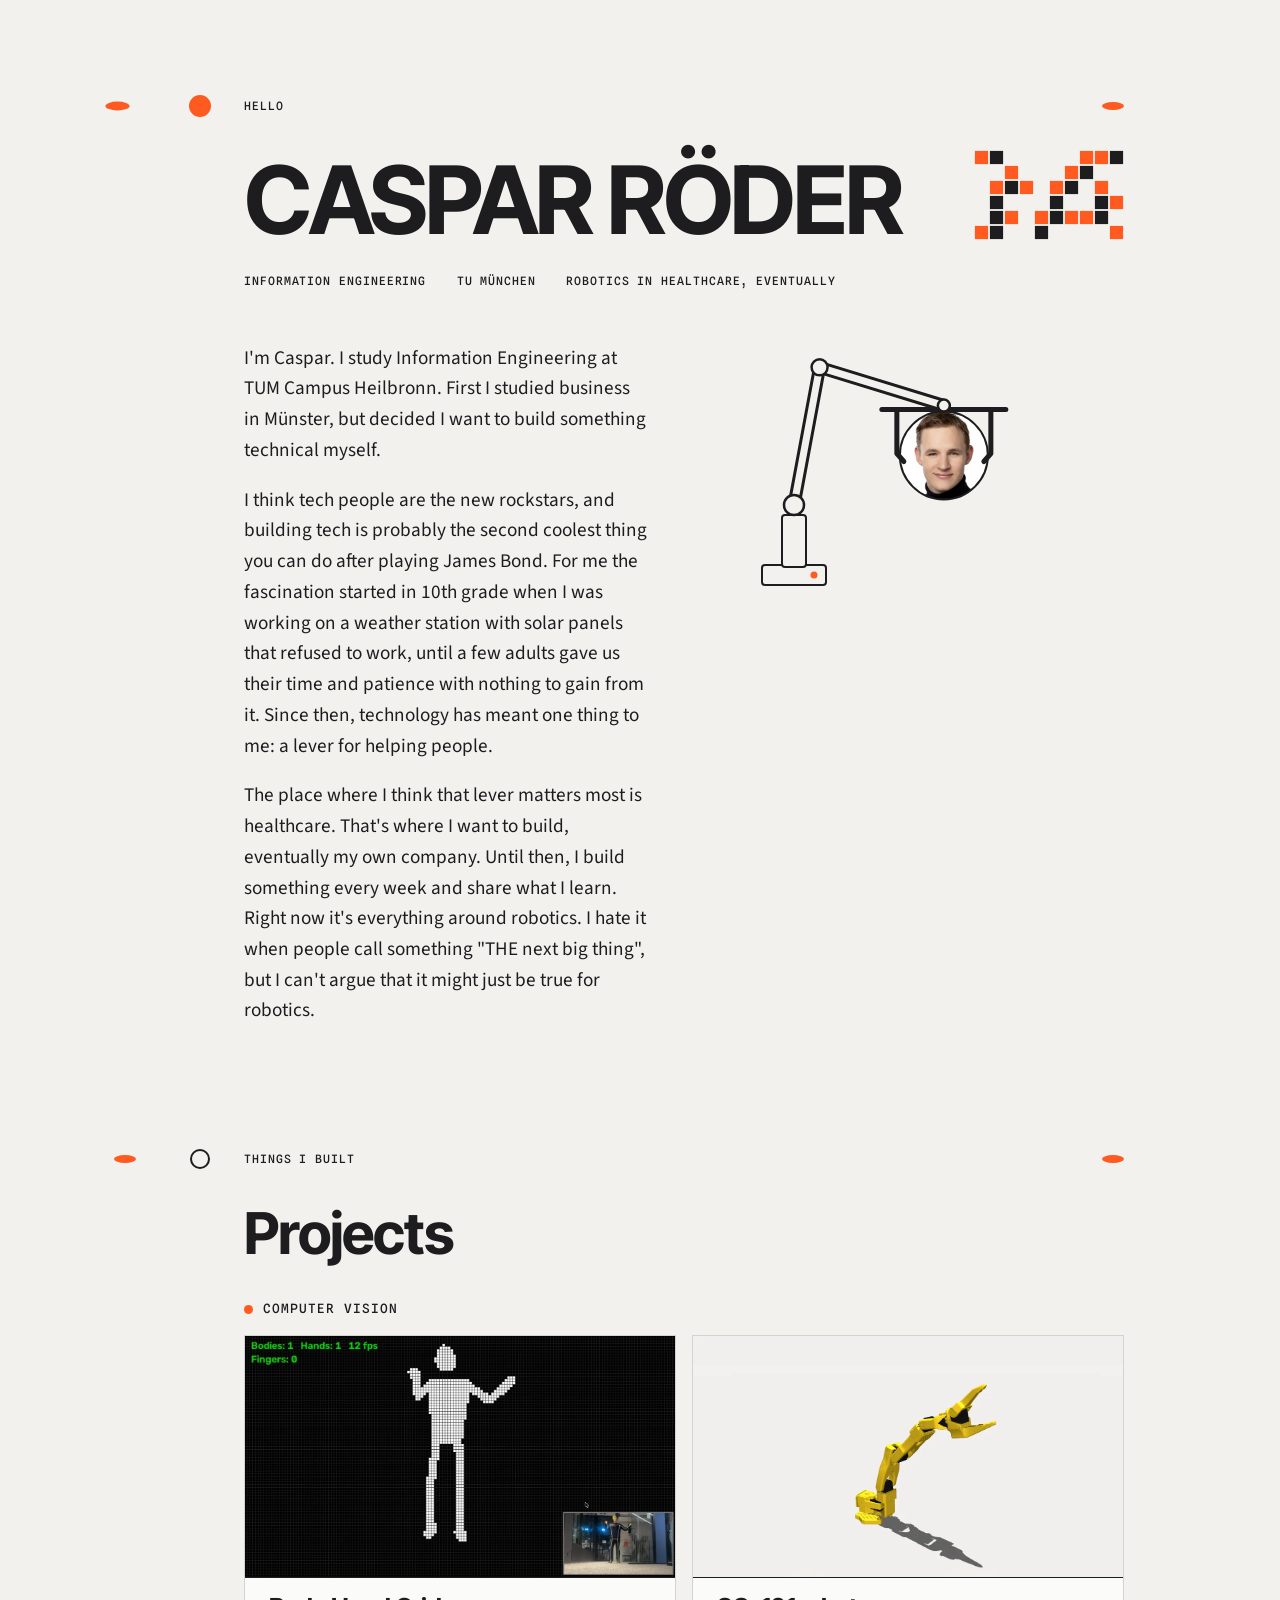
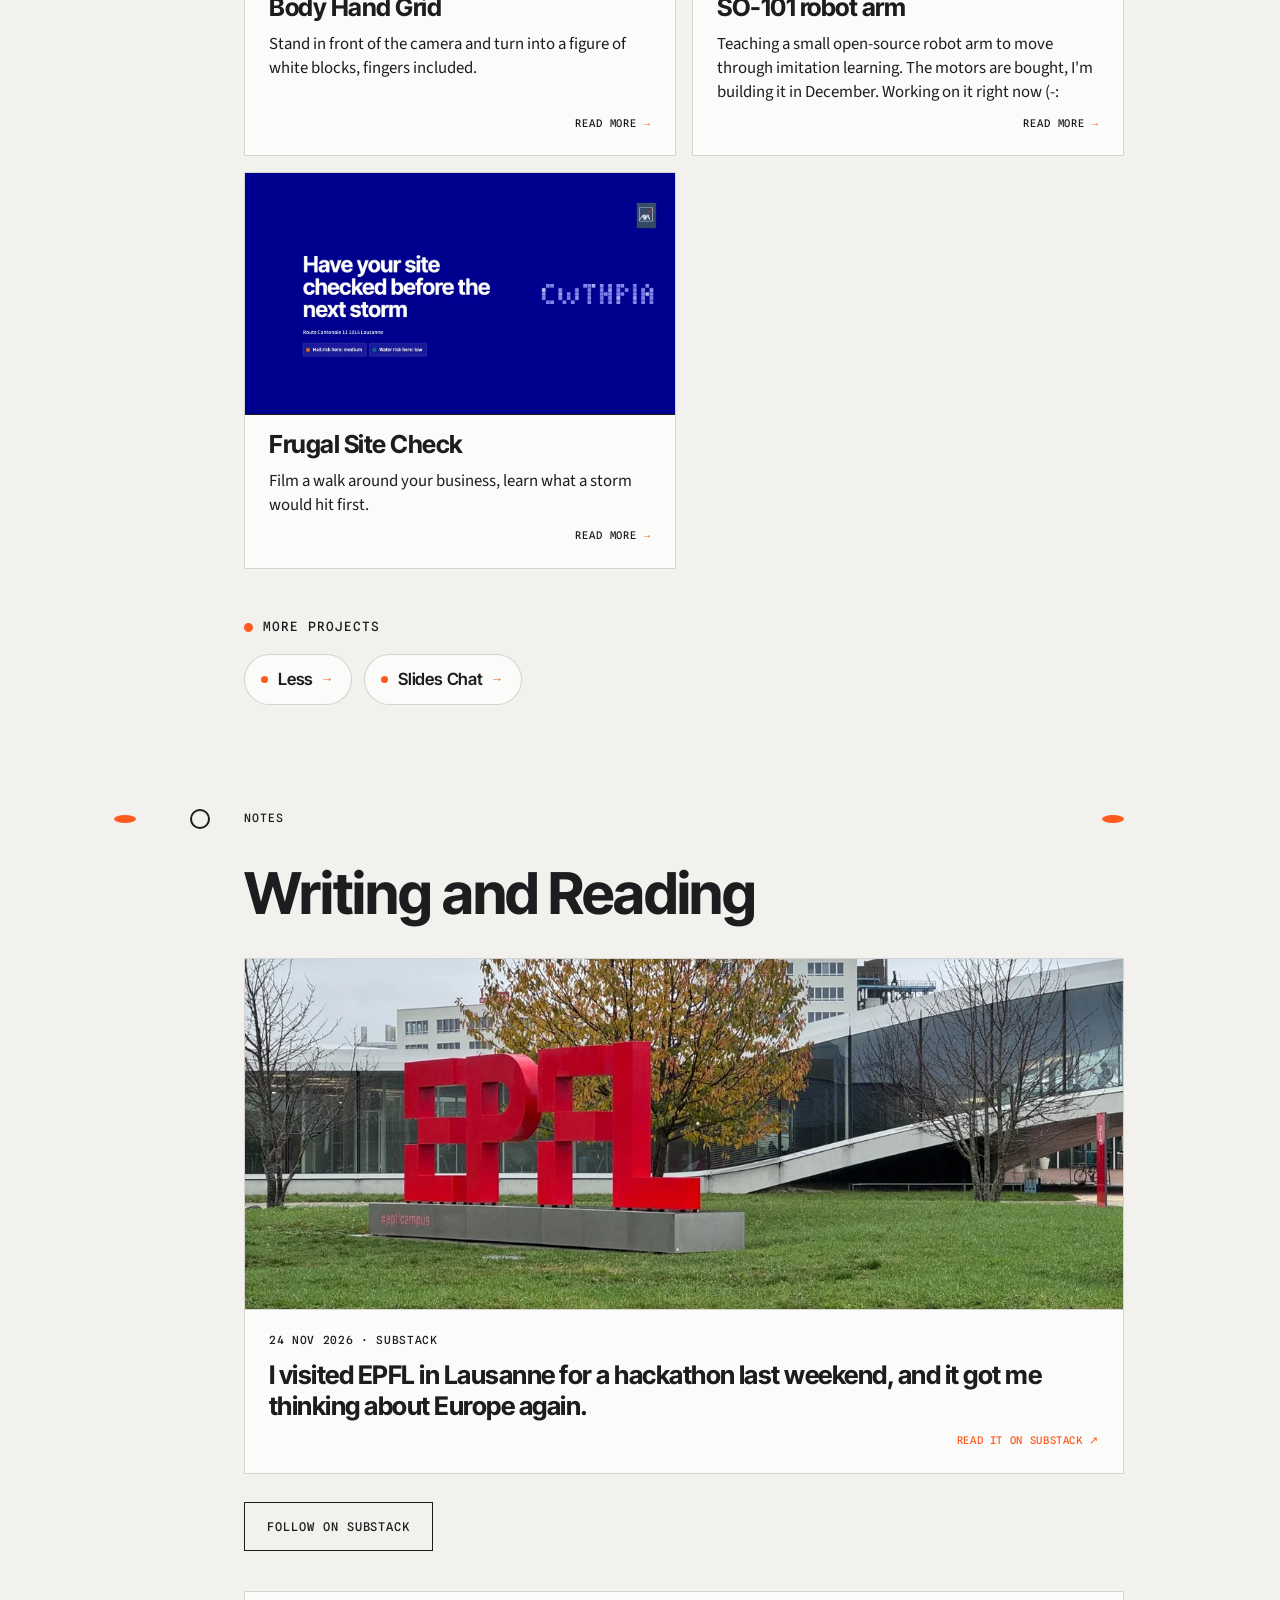
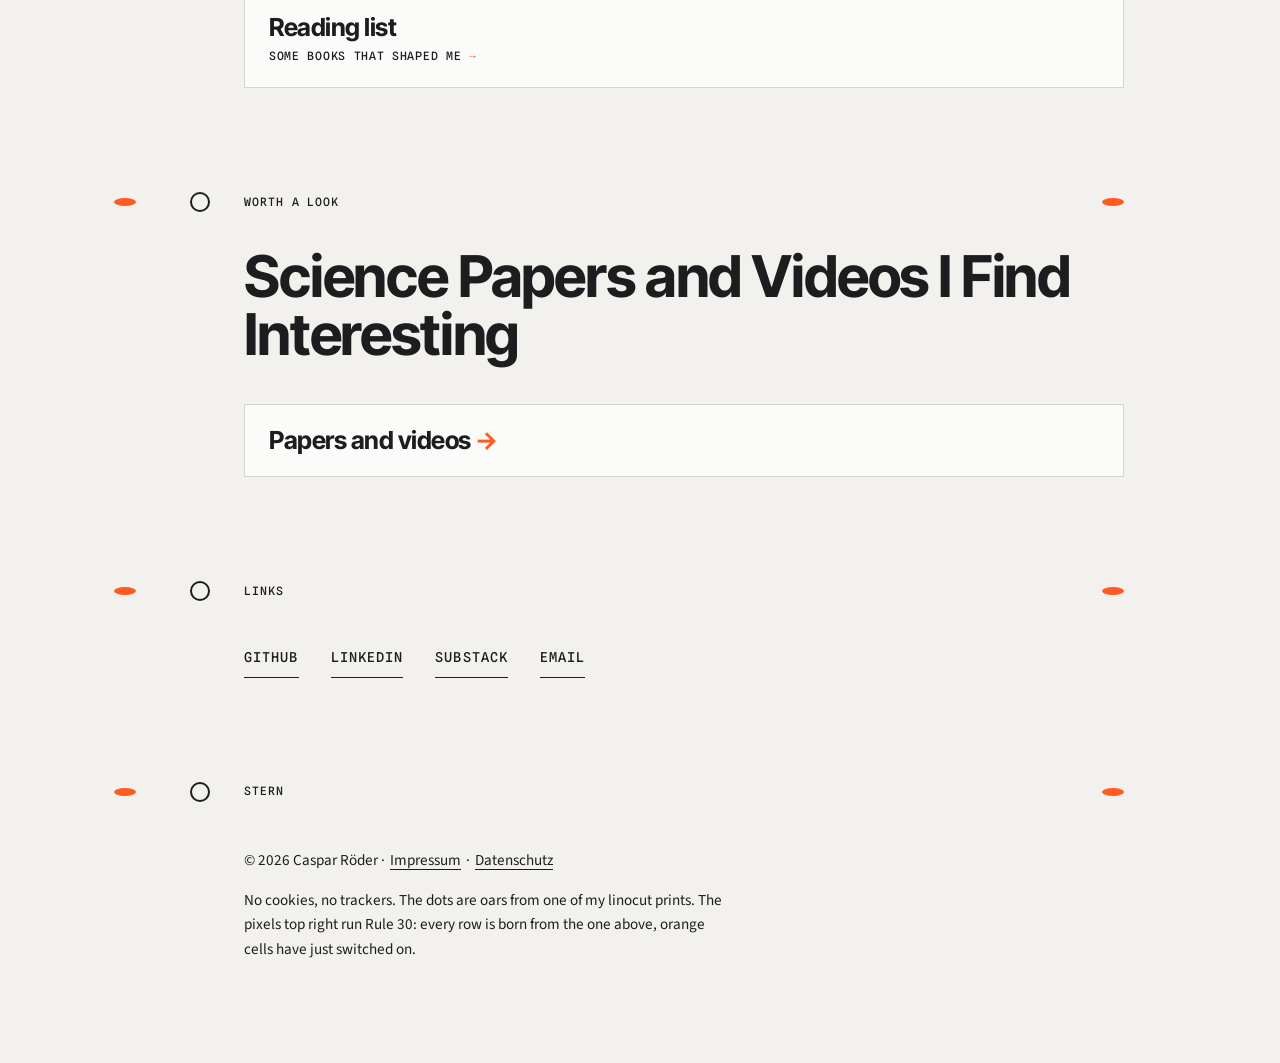
<file: index.html>
<!doctype html>
<html lang="en">
<head>
  <meta charset="utf-8">
  <meta name="viewport" content="width=device-width, initial-scale=1">
  <title>Caspar Röder</title>
  <meta name="description" content="Caspar Röder: Information Engineering at TUM Campus Heilbronn. I build something every week and write about what I learn.">
  <link rel="canonical" href="https://ameursault.de/">
  <meta name="theme-color" content="#f2f1ee">

  <!-- Link previews (LinkedIn, WhatsApp, Slack...) -->
  <meta property="og:type" content="website">
  <meta property="og:url" content="https://ameursault.de/">
  <meta property="og:title" content="Caspar Röder">
  <meta property="og:description" content="Information Engineering at TUM Heilbronn. I build something every week and write about what I learn.">
  <meta property="og:image" content="https://ameursault.de/img/og.jpg">
  <meta property="og:image:width" content="1200">
  <meta property="og:image:height" content="630">
  <meta property="og:image:alt" content="Caspar Röder, round portrait next to his name.">
  <meta name="twitter:card" content="summary_large_image">

  <!-- Tells search engines who this page is about, so a search for the name finds it. -->
  <script type="application/ld+json">
  {
    "@context": "https://schema.org",
    "@type": "Person",
    "name": "Caspar Röder",
    "alternateName": ["Caspar Philipp Röder", "Caspar Roeder"],
    "url": "https://ameursault.de/",
    "image": "https://ameursault.de/img/og.jpg",
    "description": "Information Engineering student at TUM Campus Heilbronn. Builds something every week and writes about it.",
    "affiliation": { "@type": "CollegeOrUniversity", "name": "Technical University of Munich, TUM Campus Heilbronn" },
    "sameAs": [
      "https://github.com/casparroederattum",
      "https://www.linkedin.com/in/caspar-r%C3%B6der-790667312/",
      "https://substack.com/@casparrder1"
    ]
  }
  </script>

  <link rel="icon" href="favicon.svg" type="image/svg+xml">
  <link rel="apple-touch-icon" href="img/apple-touch-icon.png">

  <!-- Preload the two fonts visible first, so the big name and the About text do not jump. -->
  <link rel="preload" href="fonts/inter-tight.woff2" as="font" type="font/woff2" crossorigin>
  <link rel="preload" href="fonts/source-sans-3.woff2" as="font" type="font/woff2" crossorigin>
  <link rel="stylesheet" href="css/style.css?v=6">

  <!-- Tells the CSS that JS runs, so "fade in on scroll" never hides content for no-JS visitors. -->
  <script>document.documentElement.classList.add("js")</script>
  <script src="js/robot-arm.js?v=6" defer></script>
  <script src="js/page.js?v=6" defer></script>
  <script src="js/pixels.js?v=6" defer></script>
</head>
<body>
<a class="skip" href="#main">Skip to content</a>

<div class="page">
  <main id="main">
    <!-- Seat 1 -->
    <section class="sec hero" id="hello" aria-labelledby="name">
      <div class="oar"><span class="seat"></span><span class="label">Hello</span></div>

      <!-- Abstract pixel mosaic (idea from the LauzHack page): squares flash orange at random-ish moments. -->
      <svg class="pixels" viewBox="0 0 100 60" aria-hidden="true" focusable="false">
        <rect x="0.6" y="0.6" width="8.8" height="8.8"/>
        <rect x="20.6" y="0.6" width="8.8" height="8.8"/>
        <rect x="30.6" y="0.6" width="8.8" height="8.8"/>
        <rect x="60.6" y="0.6" width="8.8" height="8.8"/>
        <rect x="80.6" y="0.6" width="8.8" height="8.8"/>
        <rect x="0.6" y="10.6" width="8.8" height="8.8"/>
        <rect x="10.6" y="10.6" width="8.8" height="8.8"/>
        <rect x="20.6" y="10.6" width="8.8" height="8.8"/>
        <rect x="40.6" y="10.6" width="8.8" height="8.8"/>
        <rect x="60.6" y="10.6" width="8.8" height="8.8"/>
        <rect x="70.6" y="10.6" width="8.8" height="8.8"/>
        <rect x="90.6" y="10.6" width="8.8" height="8.8"/>
        <rect x="10.6" y="20.6" width="8.8" height="8.8"/>
        <rect x="30.6" y="20.6" width="8.8" height="8.8"/>
        <rect x="40.6" y="20.6" width="8.8" height="8.8"/>
        <rect x="50.6" y="20.6" width="8.8" height="8.8"/>
        <rect x="70.6" y="20.6" width="8.8" height="8.8"/>
        <rect x="0.6" y="30.6" width="8.8" height="8.8"/>
        <rect x="10.6" y="30.6" width="8.8" height="8.8"/>
        <rect x="30.6" y="30.6" width="8.8" height="8.8"/>
        <rect x="50.6" y="30.6" width="8.8" height="8.8"/>
        <rect x="80.6" y="30.6" width="8.8" height="8.8"/>
        <rect x="90.6" y="30.6" width="8.8" height="8.8"/>
        <rect x="0.6" y="40.6" width="8.8" height="8.8"/>
        <rect x="30.6" y="40.6" width="8.8" height="8.8"/>
        <rect x="40.6" y="40.6" width="8.8" height="8.8"/>
        <rect x="60.6" y="40.6" width="8.8" height="8.8"/>
        <rect x="80.6" y="40.6" width="8.8" height="8.8"/>
        <rect x="10.6" y="50.6" width="8.8" height="8.8"/>
        <rect x="40.6" y="50.6" width="8.8" height="8.8"/>
        <rect x="70.6" y="50.6" width="8.8" height="8.8"/>
        <rect x="90.6" y="50.6" width="8.8" height="8.8"/>
      </svg>

      <div class="hero-grid">
        <h1 id="name" class="name">Caspar Röder</h1>

        <ul class="tags" aria-label="About me in short">
          <li>Information Engineering</li>
          <li>TU München</li>
          <li>Robotics in Healthcare, eventually</li>
        </ul>

        <figure class="stage">
          <svg id="arm-scene" viewBox="0 0 420 290" role="group" aria-labelledby="scene-title">
            <title id="scene-title">A small robot arm picks up my portrait and drops it. It bounces, splits into little cells that zoom off to the right, and then comes back. Afterwards you can move the arm yourself and pick the portrait up again.</title>

            <!-- My face. JS moves this group; without JS it simply sits here. -->
            <g id="face" transform="translate(330 226)">
              <image href="img/face.webp" x="-44" y="-44" width="88" height="88" />
              <circle class="line" r="44" />
            </g>

            <!-- The face after it splits (cell-splitting, agar-style): four copies JS scales and moves. -->
            <g class="cell" id="c0" opacity="0"><image href="img/face.webp" x="-44" y="-44" width="88" height="88" /><circle class="cell-rim" r="44" /></g>
            <g class="cell" id="c1" opacity="0"><image href="img/face.webp" x="-44" y="-44" width="88" height="88" /><circle class="cell-rim" r="44" /></g>
            <g class="cell" id="c2" opacity="0"><image href="img/face.webp" x="-44" y="-44" width="88" height="88" /><circle class="cell-rim" r="44" /></g>
            <g class="cell" id="c3" opacity="0"><image href="img/face.webp" x="-44" y="-44" width="88" height="88" /><circle class="cell-rim" r="44" /></g>

            <!-- Robot arm: base, two links, two-finger gripper. My own drawing, SO-101 vibes. -->
            <rect class="part" x="58" y="250" width="64" height="20" rx="3" />
            <rect class="part" x="78" y="200" width="24" height="52" rx="3" />
            <circle class="led" cx="110" cy="260" r="3.5" />
            <line id="l1" class="link" x1="90" y1="190" x2="20" y2="68.7" />
            <line id="l1i" class="link-in" x1="90" y1="190" x2="20" y2="68.7" />
            <line id="l2" class="link" x1="20" y1="68.7" x2="150" y2="66" />
            <line id="l2i" class="link-in" x1="20" y1="68.7" x2="150" y2="66" />
            <circle class="joint" cx="90" cy="190" r="10" />
            <circle id="elbow" class="joint dof" cx="20" cy="68.7" r="8" />
            <g id="grip" transform="translate(150 66)">
              <line class="palm" x1="-62" y1="4" x2="62" y2="4" />
              <g id="fL" transform="translate(-56 0)"><path class="finger" d="M0 4 V48 L7 56" /></g>
              <g id="fR" transform="translate(56 0)"><path class="finger" d="M0 4 V48 L-7 56" /></g>
              <circle class="joint dof" r="6" />
              <!-- Touch areas, bigger than what you see. Tap the fingers to open or close them,
                   drag the hub to bend the elbow. -->
              <rect id="h-grip" class="handle" x="-70" y="10" width="140" height="56" tabindex="-1"
                    role="switch" aria-checked="true" aria-label="Gripper open" />
              <circle id="h-elbow" class="handle" r="30" tabindex="-1"
                      role="slider" aria-label="Elbow joint" aria-valuemin="-150" aria-valuemax="150" aria-valuenow="0" />
            </g>
            <!-- Drag the elbow to swing the whole arm around the shoulder. -->
            <circle id="h-shoulder" class="handle" cx="20" cy="68.7" r="30" tabindex="-1"
                    role="slider" aria-label="Shoulder joint" aria-valuemin="-180" aria-valuemax="180" aria-valuenow="0" />
          </svg>
        </figure>

        <div class="about">
          <p>I'm Caspar. I study Information Engineering at TUM Campus Heilbronn. First I studied business in Münster, but decided I want to build something technical myself.</p>
          <p>I think tech people are the new rockstars, and building tech is probably the second coolest thing you can do after playing James Bond. For me the fascination started in 10th grade when I was working on a weather station with solar panels that refused to work, until a few adults gave us their time and patience with nothing to gain from it. Since then, technology has meant one thing to me: a lever for helping people.</p>
          <p>The place where I think that lever matters most is healthcare. That's where I want to build, eventually my own company. Until then, I build something every week and share what I learn. Right now it's everything around robotics. I hate it when people call something "THE next big thing", but I can't argue that it might just be true for robotics.</p>
        </div>
      </div>
    </section>

    <!-- Seat 2 -->
    <section class="sec" id="projects" aria-labelledby="projects-h">
      <div class="oar"><span class="seat"></span><span class="label">Things I built</span></div>
      <h2 id="projects-h">Projects</h2>
      <!-- Filled from projects.json by js/page.js -->
      <div id="cards"></div>
      <noscript><p>The project list needs JavaScript. Everything is also on <a href="https://github.com/casparroederattum">GitHub</a>.</p></noscript>
    </section>

    <!-- Seat 3 -->
    <section class="sec" id="writing" aria-labelledby="writing-h">
      <div class="oar"><span class="seat"></span><span class="label">Notes</span></div>
      <h2 id="writing-h">Writing and Reading</h2>
      <!-- Filled from posts.json; this is what shows while there are no posts. -->
      <!-- My first piece is a Substack note; the card opens it on Substack. -->
      <a class="article reveal" href="https://substack.com/@casparrder1/note/c-395604427" target="_blank" rel="noopener">
        <img class="article-pic" src="img/writing/epfl.webp" width="1200" height="675" loading="lazy" decoding="async"
             alt="The big red EPFL letters on the lawn in front of a glass campus building in Lausanne, on a grey autumn day.">
        <span class="article-text">
          <span class="article-meta"><time datetime="2026-11-24">24 Nov 2026</time> · Substack</span>
          <span class="article-title">I visited EPFL in Lausanne for a hackathon last weekend, and it got me thinking about Europe again.</span>
          <span class="article-more">Read it on Substack ↗</span>
        </span>
      </a>
      <ol class="posts reveal" id="posts"></ol>
      <a class="button reveal" id="substack-cta" href="https://substack.com/@casparrder1">Follow on Substack</a>
      <a class="reading-link reveal" href="reading.html">
        <span class="reading-title">Reading list</span>
        <span class="reading-sub">Some books that shaped me</span>
      </a>
    </section>

    <!-- Seat 4 -->
    <section class="sec" id="finds" aria-labelledby="finds-h">
      <div class="oar"><span class="seat"></span><span class="label">Worth a look</span></div>
      <h2 id="finds-h">Science Papers and Videos I Find Interesting</h2>
      <a class="reading-link reveal" href="papers.html">
        <span class="reading-title">Papers and videos</span>
      </a>
    </section>

    <!-- Seat 5 -->
    <section class="sec" id="links" aria-label="Links">
      <div class="oar"><span class="seat"></span><span class="label">Links</span></div>
      <ul class="links reveal">
        <li><a href="https://github.com/casparroederattum">GitHub</a></li>
        <li><a href="https://www.linkedin.com/in/caspar-r%C3%B6der-790667312/">LinkedIn</a></li>
        <li><a href="https://substack.com/@casparrder1">Substack</a></li>
        <li><a href="mailto:casparphilipproeder@gmx.de">Email</a></li>
      </ul>
    </section>
  </main>

  <!-- Seat 6 -->
  <footer class="sec foot" id="colophon">
    <div class="oar"><span class="seat"></span><span class="label">Stern</span></div>
    <p class="small">© 2026 Caspar Röder · <a href="impressum.html">Impressum</a> · <a href="datenschutz.html">Datenschutz</a></p>
    <p class="small">No cookies, no trackers. The dots are oars from one of my linocut prints. The pixels top right run Rule 30: every row is born from the one above, orange cells have just switched on.</p>
  </footer>
</div>

<!-- One reusable overlay for the project details. <dialog> gives Esc + focus handling for free. -->
<dialog class="sheet" id="project-dialog" aria-labelledby="sheet-title">
  <div class="sheet-in">
    <button class="close" type="button" id="sheet-close" aria-label="Close">×</button>
    <h3 id="sheet-title"></h3>
    <div id="sheet-body"></div>
    <p class="sheet-links" id="sheet-links"></p>
  </div>
</dialog>
</body>
</html>
</file>
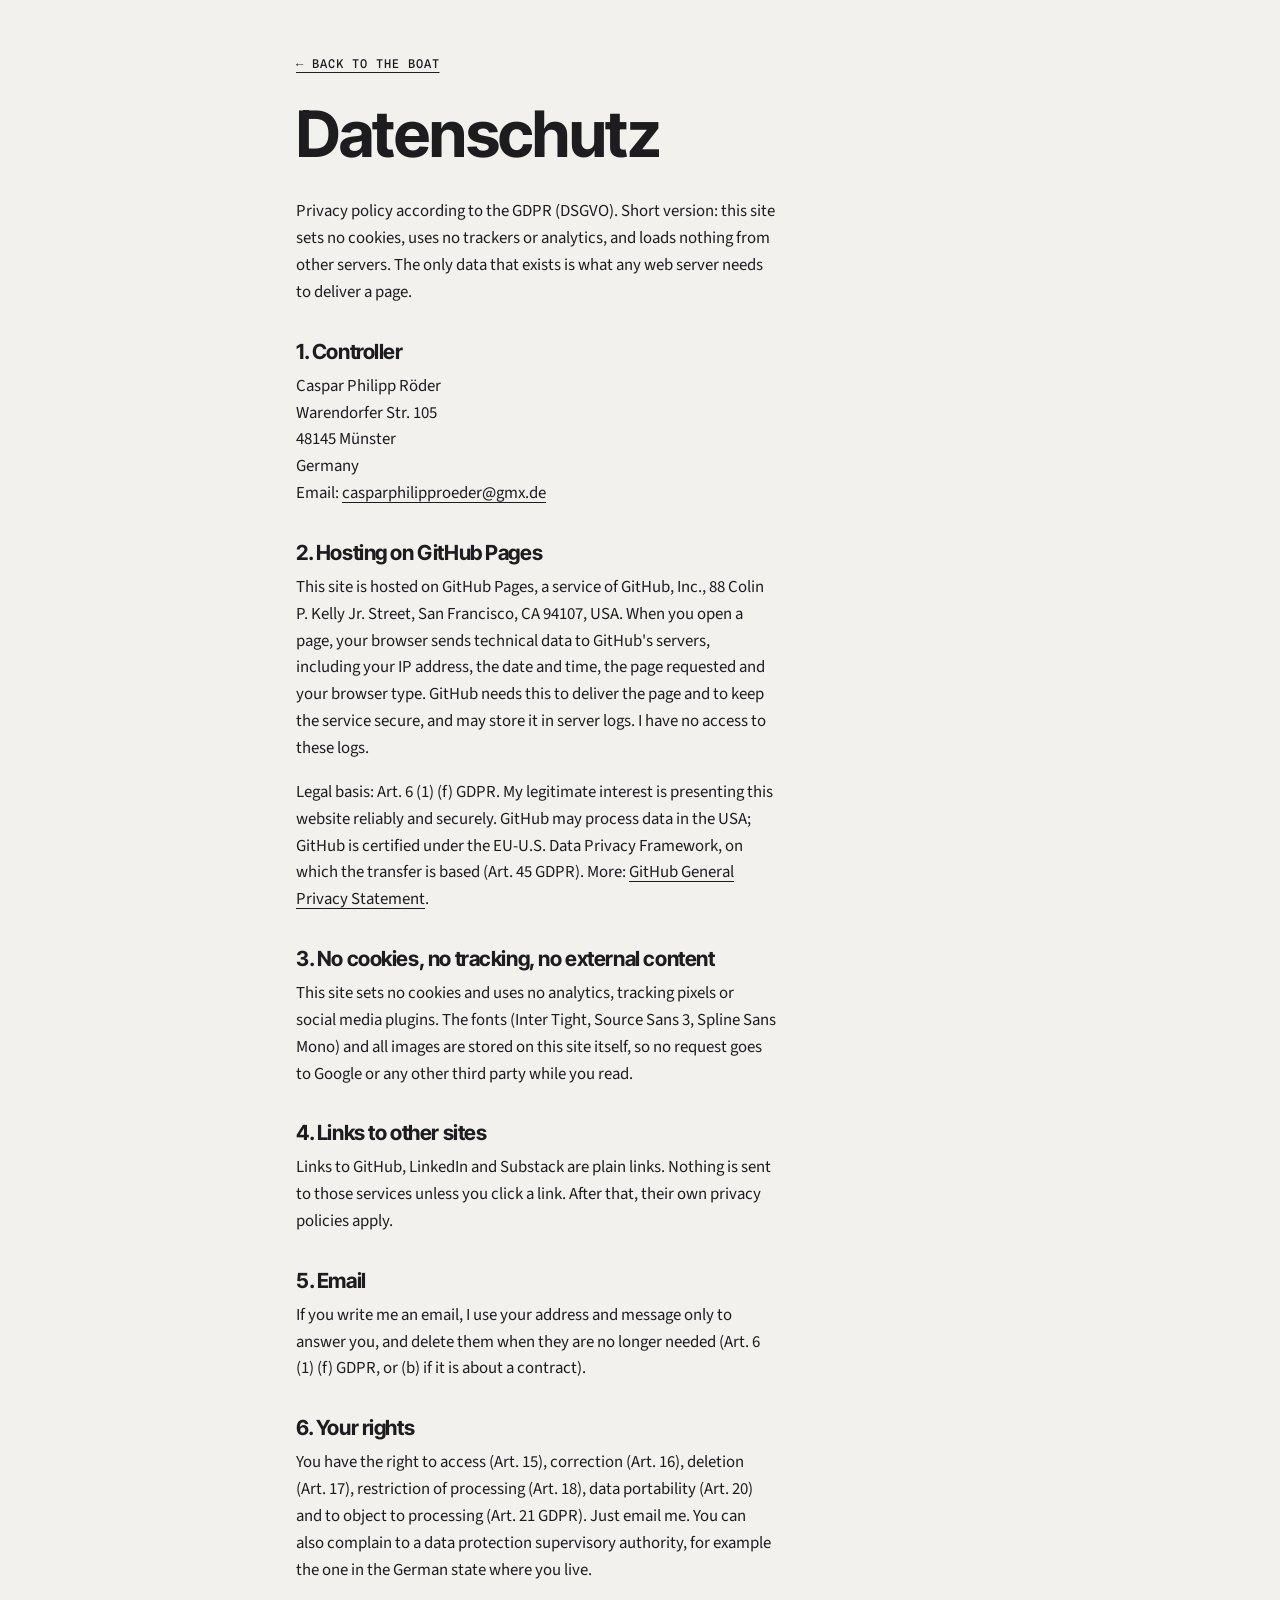
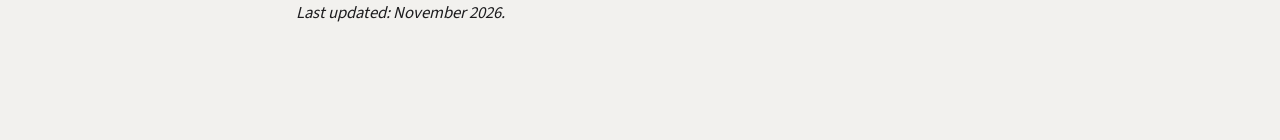
<file: datenschutz.html>
<!doctype html>
<html lang="en">
<head>
  <meta charset="utf-8">
  <meta name="viewport" content="width=device-width, initial-scale=1">
  <title>Datenschutz · Caspar Röder</title>
  <meta name="description" content="Privacy policy (Datenschutzerklärung) for ameursault.de.">
  <meta name="robots" content="noindex">
  <link rel="icon" href="favicon.svg" type="image/svg+xml">
  <link rel="stylesheet" href="css/style.css?v=6">
</head>
<body>
<main class="page legal">
  <a class="back" href="./">← Back to the boat</a>
  <h1>Datenschutz</h1>
  <p>Privacy policy according to the GDPR (DSGVO). Short version: this site sets no cookies, uses no trackers or analytics, and loads nothing from other servers. The only data that exists is what any web server needs to deliver a page.</p>

  <h2>1. Controller</h2>
  <p>
    Caspar Philipp Röder<br>
    Warendorfer Str. 105<br>
    48145 Münster<br>
    Germany<br>
    Email: <a href="mailto:casparphilipproeder@gmx.de">casparphilipproeder@gmx.de</a>
  </p>

  <h2>2. Hosting on GitHub Pages</h2>
  <p>This site is hosted on GitHub Pages, a service of GitHub, Inc., 88 Colin P. Kelly Jr. Street, San Francisco, CA 94107, USA. When you open a page, your browser sends technical data to GitHub's servers, including your IP address, the date and time, the page requested and your browser type. GitHub needs this to deliver the page and to keep the service secure, and may store it in server logs. I have no access to these logs.</p>
  <p>Legal basis: Art. 6 (1) (f) GDPR. My legitimate interest is presenting this website reliably and securely. GitHub may process data in the USA; GitHub is certified under the EU-U.S. Data Privacy Framework, on which the transfer is based (Art. 45 GDPR). More: <a href="https://docs.github.com/en/site-policy/privacy-policies/github-general-privacy-statement">GitHub General Privacy Statement</a>.</p>

  <h2>3. No cookies, no tracking, no external content</h2>
  <p>This site sets no cookies and uses no analytics, tracking pixels or social media plugins. The fonts (Inter Tight, Source Sans 3, Spline Sans Mono) and all images are stored on this site itself, so no request goes to Google or any other third party while you read.</p>

  <h2>4. Links to other sites</h2>
  <p>Links to GitHub, LinkedIn and Substack are plain links. Nothing is sent to those services unless you click a link. After that, their own privacy policies apply.</p>

  <h2>5. Email</h2>
  <p>If you write me an email, I use your address and message only to answer you, and delete them when they are no longer needed (Art. 6 (1) (f) GDPR, or (b) if it is about a contract).</p>

  <h2>6. Your rights</h2>
  <p>You have the right to access (Art. 15), correction (Art. 16), deletion (Art. 17), restriction of processing (Art. 18), data portability (Art. 20) and to object to processing (Art. 21 GDPR). Just email me. You can also complain to a data protection supervisory authority, for example the one in the German state where you live.</p>

  <p><em>Last updated: November 2026.</em></p>
</main>
</body>
</html>
</file>
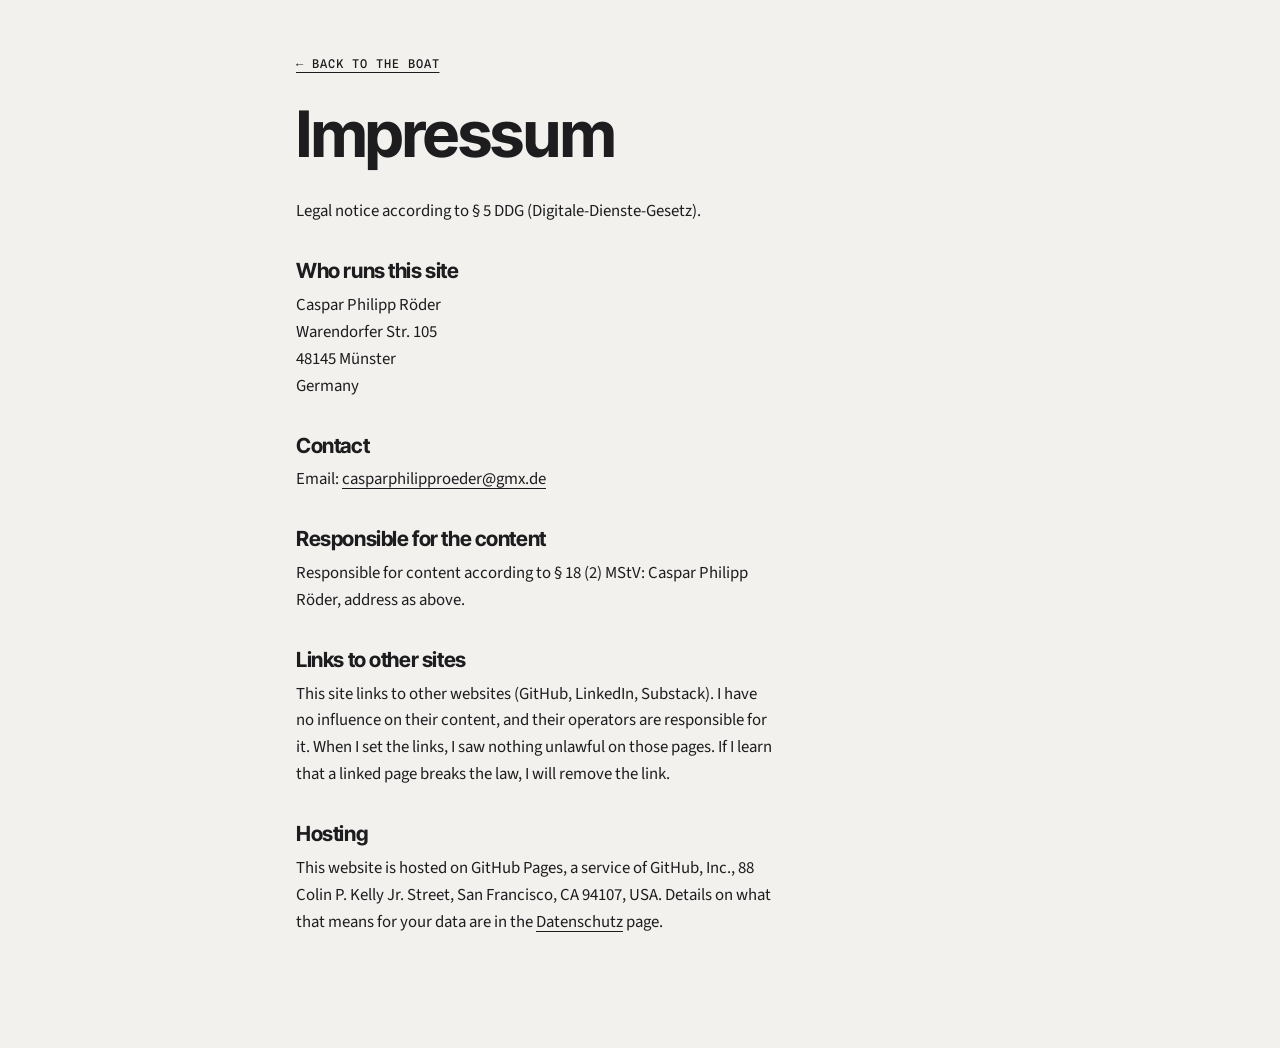
<file: impressum.html>
<!doctype html>
<html lang="en">
<head>
  <meta charset="utf-8">
  <meta name="viewport" content="width=device-width, initial-scale=1">
  <title>Impressum · Caspar Röder</title>
  <meta name="description" content="Impressum (legal notice) for ameursault.de.">
  <meta name="robots" content="noindex">
  <link rel="icon" href="favicon.svg" type="image/svg+xml">
  <link rel="stylesheet" href="css/style.css?v=6">
</head>
<body>
<main class="page legal">
  <a class="back" href="./">← Back to the boat</a>
  <h1>Impressum</h1>
  <p>Legal notice according to § 5 DDG (Digitale-Dienste-Gesetz).</p>

  <h2>Who runs this site</h2>
  <p>
    Caspar Philipp Röder<br>
    Warendorfer Str. 105<br>
    48145 Münster<br>
    Germany
  </p>

  <h2>Contact</h2>
  <p>Email: <a href="mailto:casparphilipproeder@gmx.de">casparphilipproeder@gmx.de</a></p>

  <h2>Responsible for the content</h2>
  <p>Responsible for content according to § 18 (2) MStV: Caspar Philipp Röder, address as above.</p>

  <h2>Links to other sites</h2>
  <p>This site links to other websites (GitHub, LinkedIn, Substack). I have no influence on their content, and their operators are responsible for it. When I set the links, I saw nothing unlawful on those pages. If I learn that a linked page breaks the law, I will remove the link.</p>

  <h2>Hosting</h2>
  <p>This website is hosted on GitHub Pages, a service of GitHub, Inc., 88 Colin P. Kelly Jr. Street, San Francisco, CA 94107, USA. Details on what that means for your data are in the <a href="datenschutz.html">Datenschutz</a> page.</p>
</main>
</body>
</html>
</file>
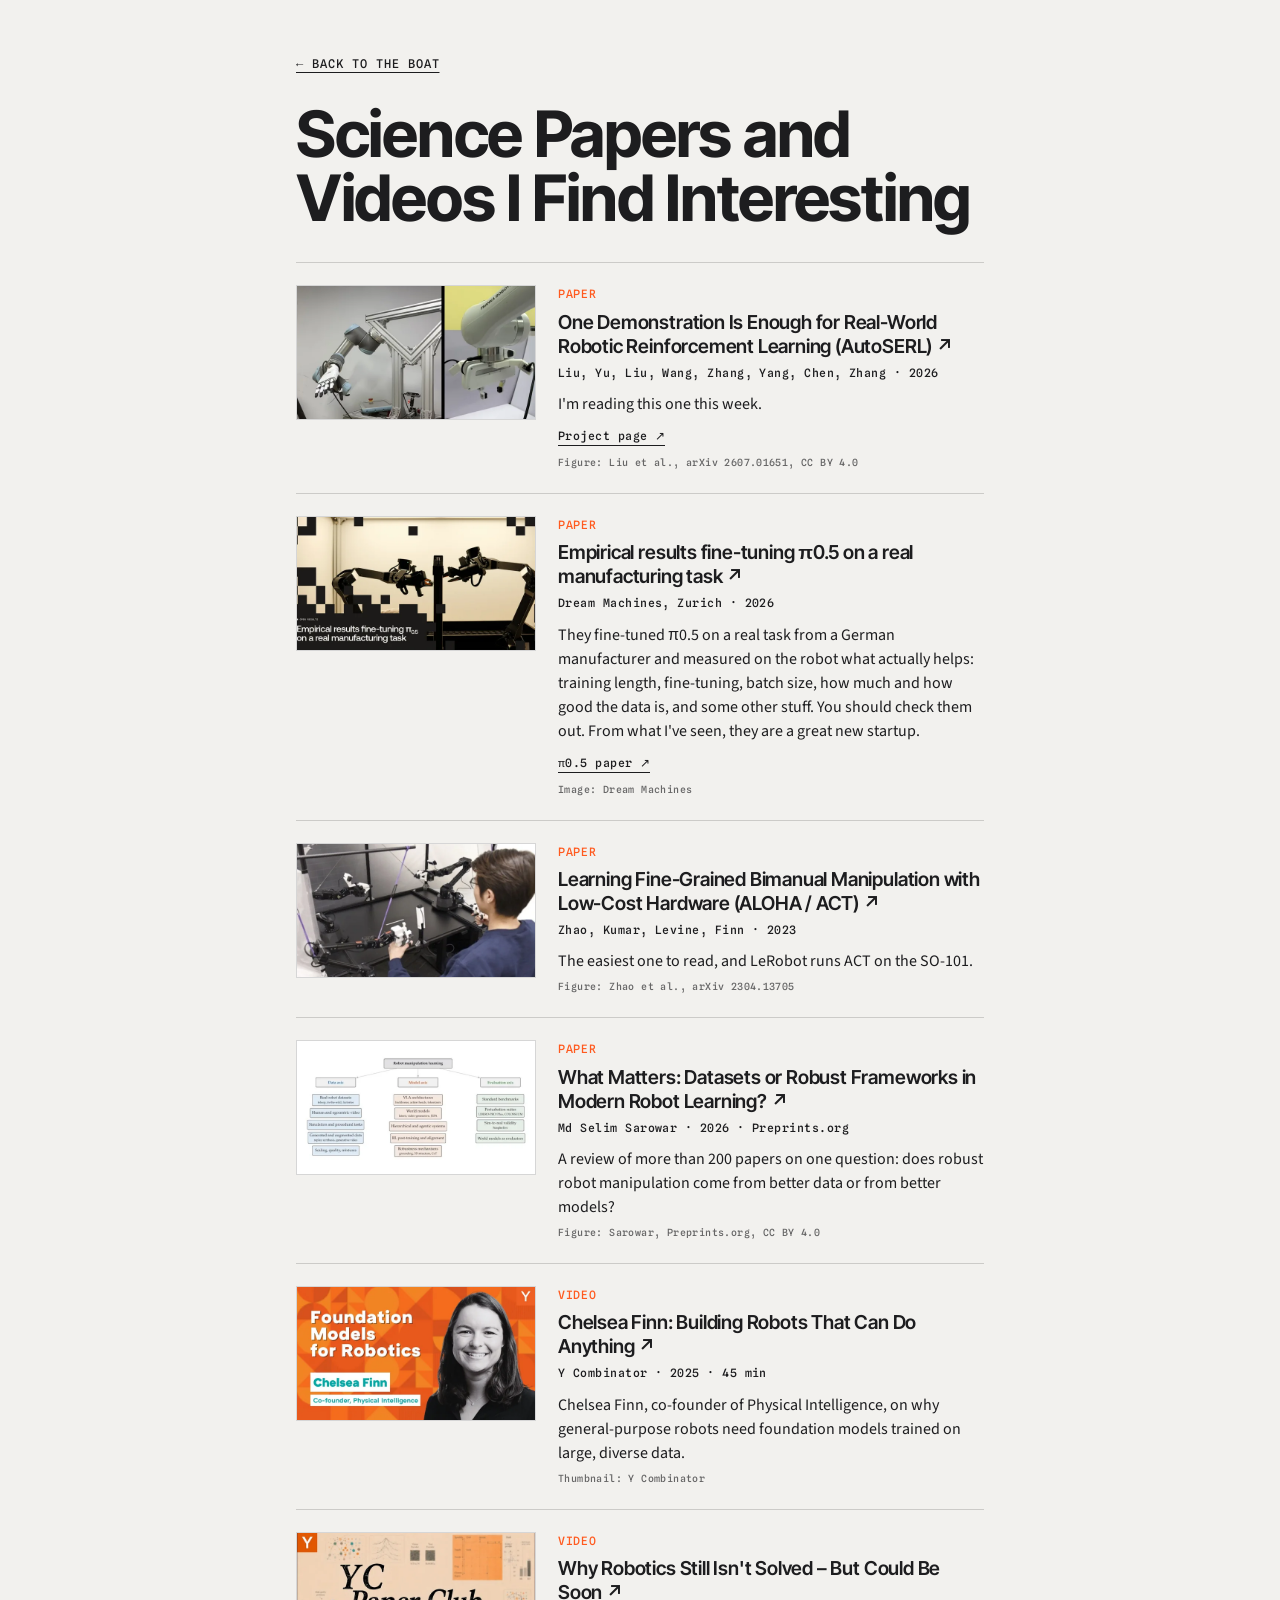
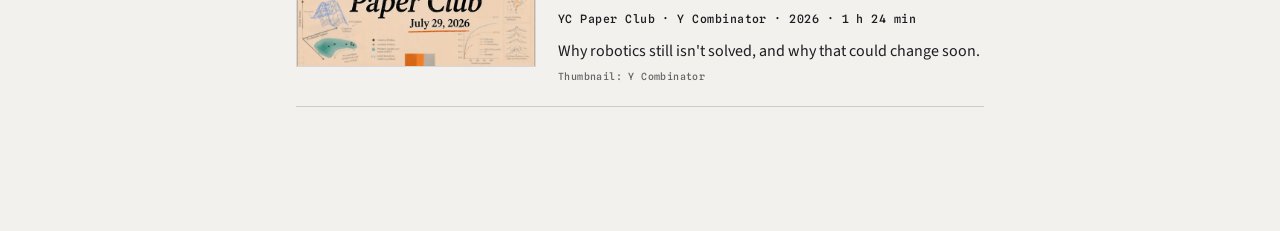
<file: papers.html>
<!doctype html>
<html lang="en">
<head>
  <meta charset="utf-8">
  <meta name="viewport" content="width=device-width, initial-scale=1">
  <title>Papers and videos · Caspar Röder</title>
  <meta name="description" content="Science papers and videos on robot learning that Caspar Röder finds interesting, each with a short note.">
  <link rel="canonical" href="https://ameursault.de/papers.html">
  <meta name="theme-color" content="#f2f1ee">
  <link rel="icon" href="favicon.svg" type="image/svg+xml">
  <link rel="apple-touch-icon" href="img/apple-touch-icon.png">
  <link rel="stylesheet" href="css/style.css?v=6">
</head>
<body>
<main class="page legal">
  <a class="back" href="./#finds">← Back to the boat</a>
  <h1>Science Papers and Videos I Find Interesting</h1>
  <!-- Filled from finds.json by js/finds.js -->
  <ol class="posts finds" id="finds-list"></ol>
</main>
<script src="js/finds.js?v=6" defer></script>
</body>
</html>
</file>
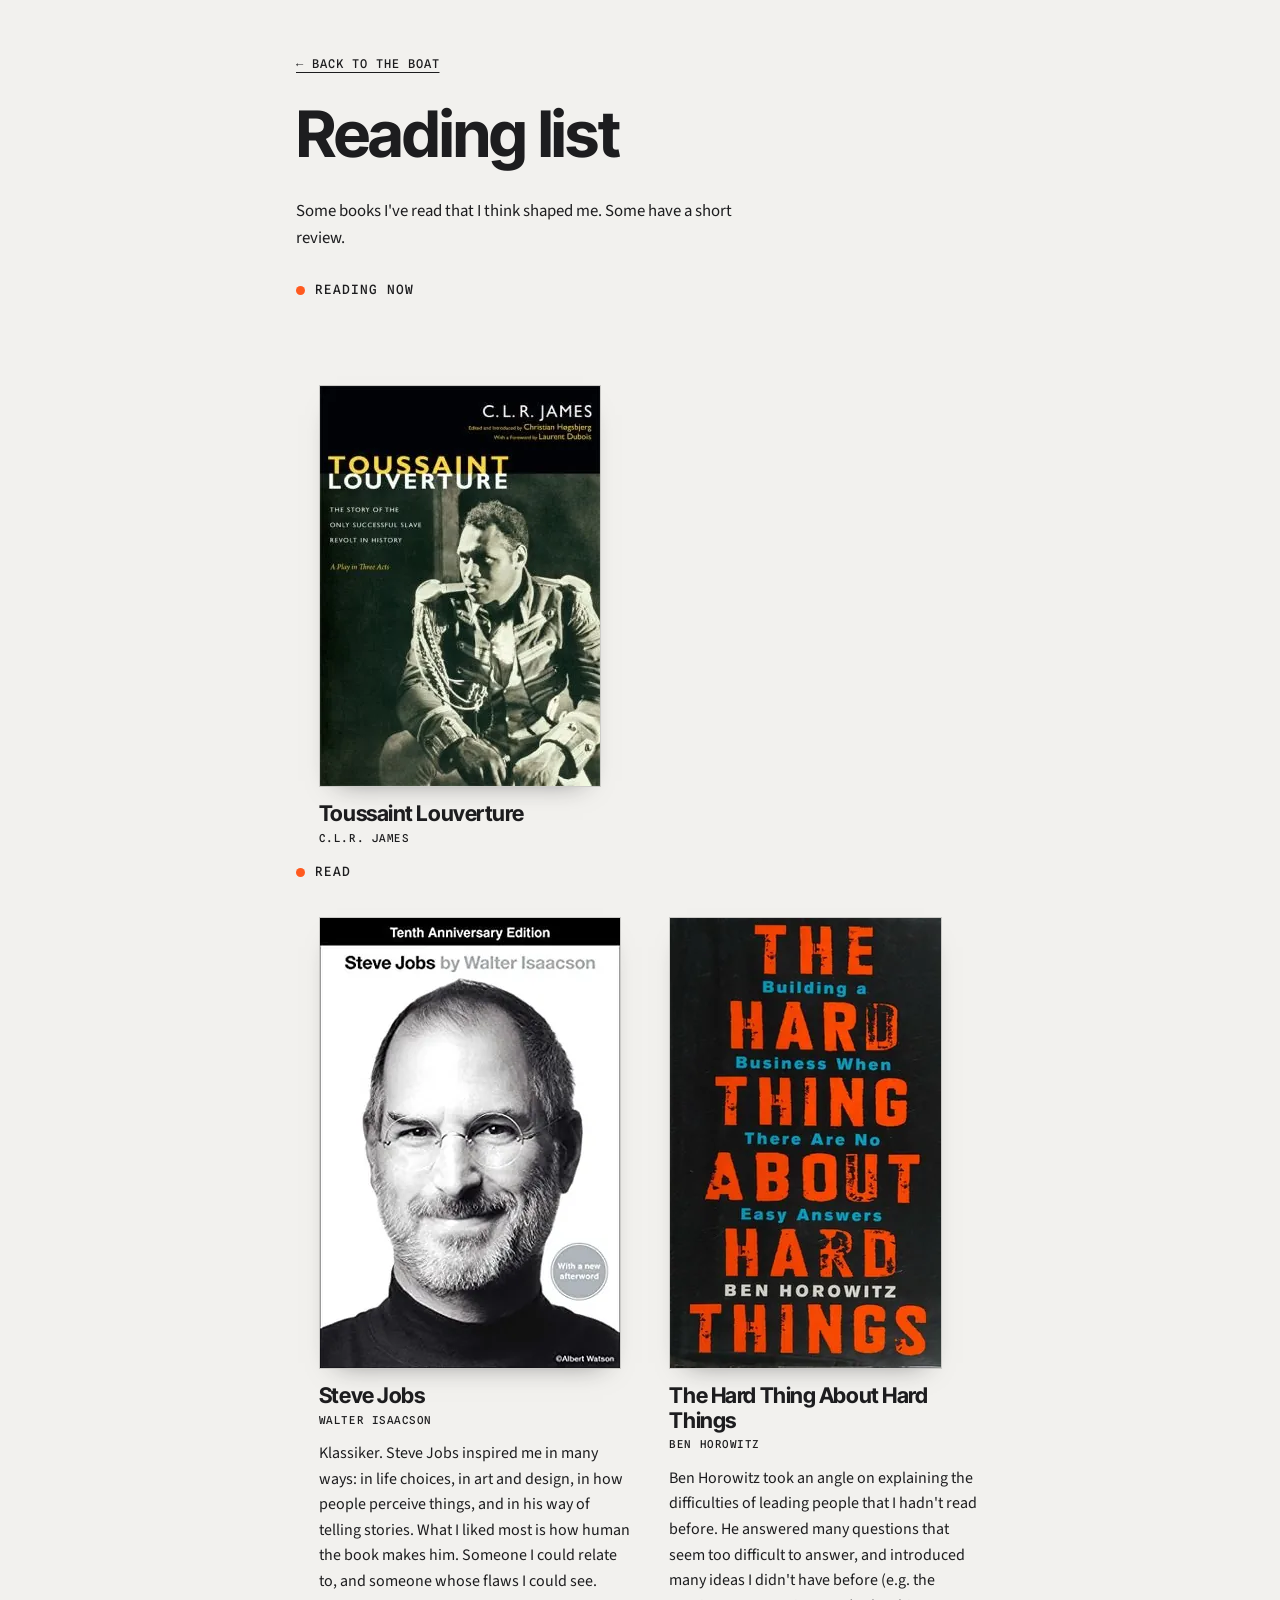
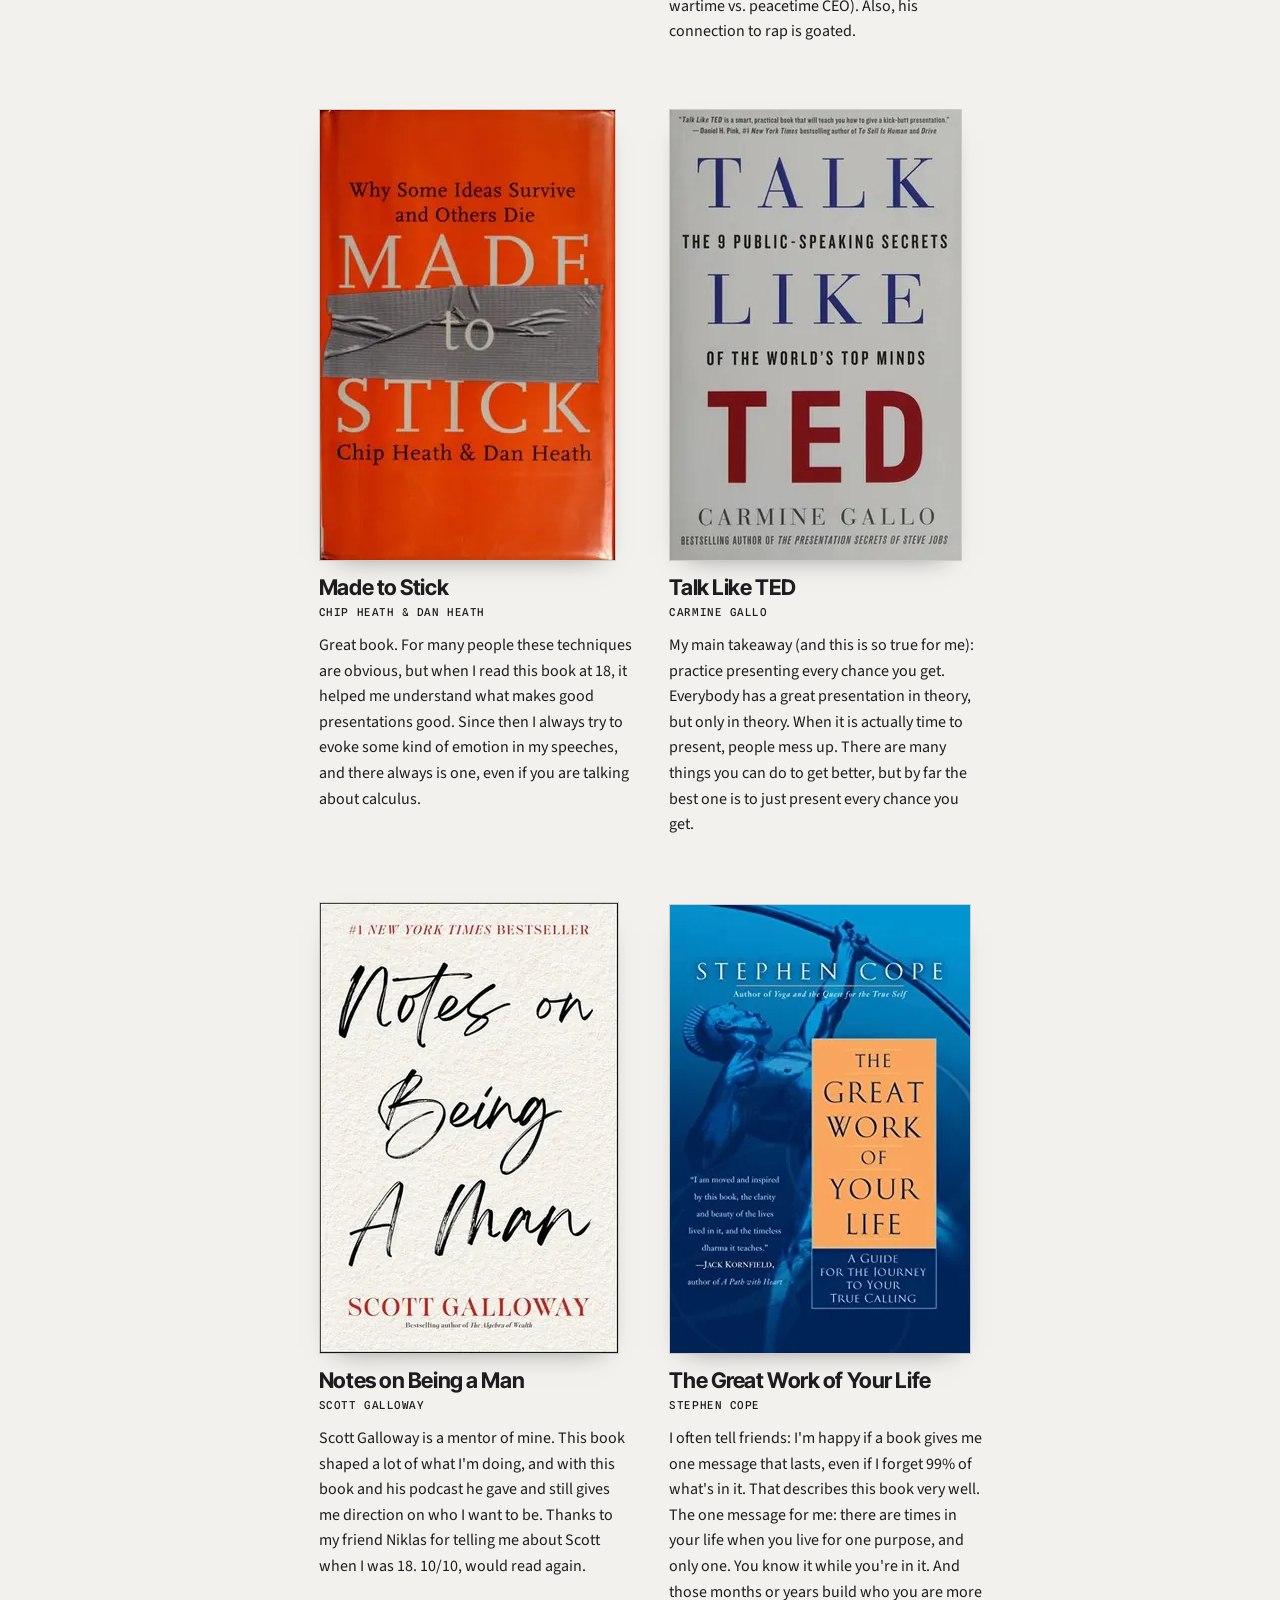
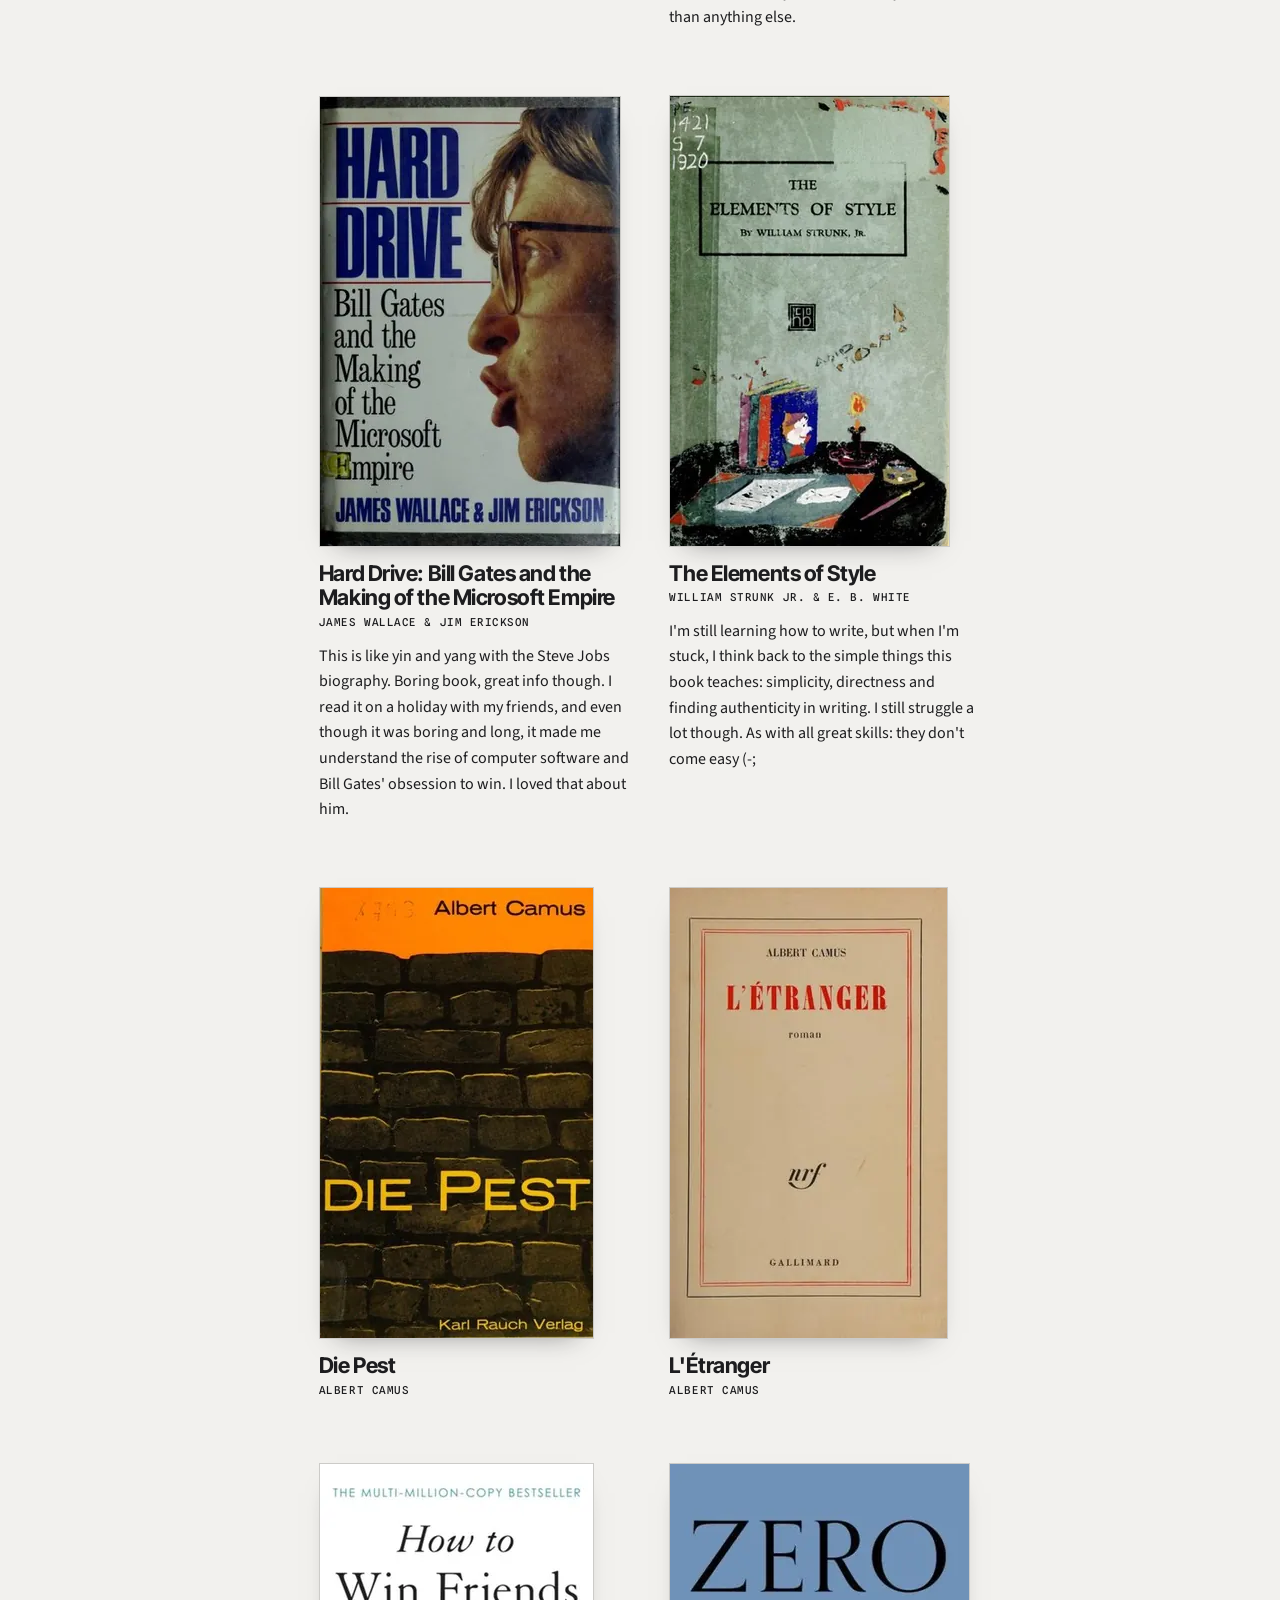
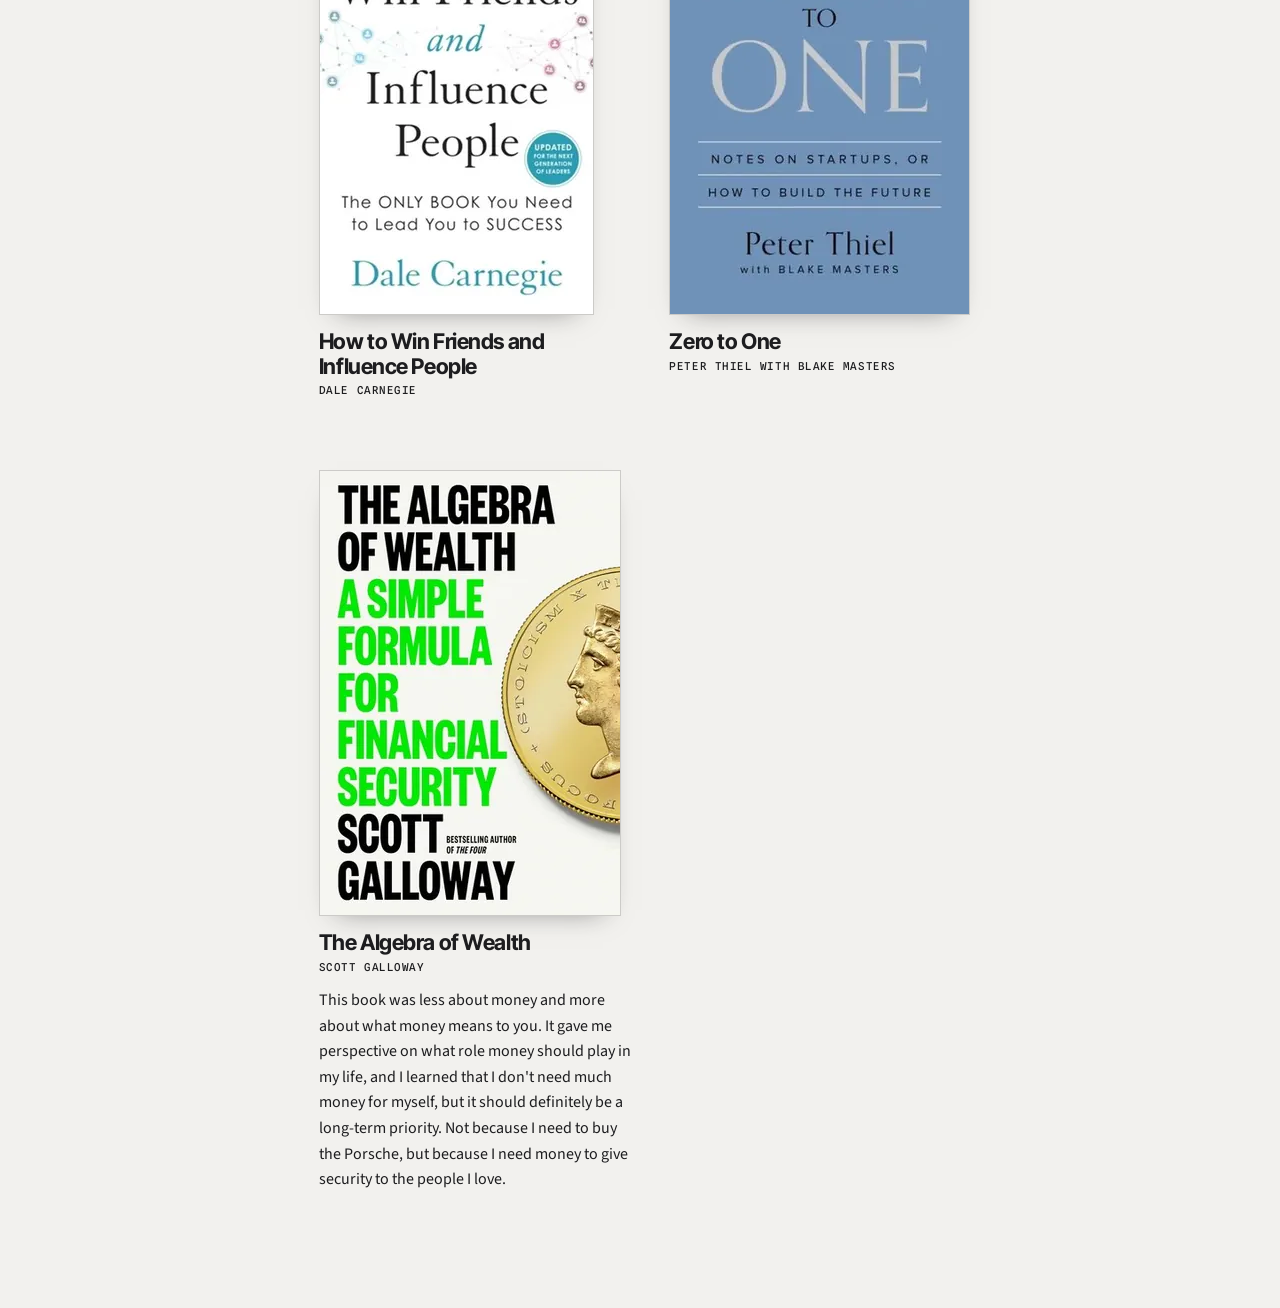
<file: reading.html>
<!doctype html>
<html lang="en">
<head>
  <meta charset="utf-8">
  <meta name="viewport" content="width=device-width, initial-scale=1">
  <title>Reading list · Caspar Röder</title>
  <meta name="description" content="Some books that shaped Caspar Röder, some with a short review.">
  <link rel="canonical" href="https://ameursault.de/reading.html">
  <meta name="theme-color" content="#f2f1ee">
  <link rel="icon" href="favicon.svg" type="image/svg+xml">
  <link rel="apple-touch-icon" href="img/apple-touch-icon.png">
  <link rel="stylesheet" href="css/style.css?v=6">
</head>
<body>
<main class="page legal">
  <a class="back" href="./#writing">← Back to the boat</a>
  <h1>Reading list</h1>
  <p>Some books I've read that I think shaped me. Some have a short review.</p>
  <!-- Filled from books.json by js/reading.js -->
  <div class="books" id="books"></div>
</main>
<script src="js/reading.js?v=6" defer></script>
</body>
</html>
</file>
<file: css/style.css>
/* ameursault.de: warm light grey, soft black, one orange. Fonts as in the LauzHack project. */

/* Three self-hosted fonts (OFL, from github.com/google/fonts), trimmed to the weights we use. */
@font-face {
  font-family: "Inter Tight";
  src: url("../fonts/inter-tight.woff2") format("woff2");
  font-weight: 500 700;
  font-display: swap;
}
@font-face {
  font-family: "Source Sans 3";
  src: url("../fonts/source-sans-3.woff2") format("woff2");
  font-weight: 400 600;
  font-display: swap;
}
@font-face {
  font-family: "Spline Sans Mono";
  src: url("../fonts/spline-sans-mono.woff2") format("woff2");
  font-weight: 500;
  font-display: swap;
}

:root {
  --paper: #f2f1ee;   /* white with a small grey tint */
  --card: #fbfbfa;    /* cards sit a touch lighter than the page */
  --ink: #1d1d1f;     /* text: soft black, never pure #000 */
  --line: rgba(29, 29, 31, 0.18);
  --orange: #ff5a1f;  /* the one accent: dots, hover, the robot's LED */

  --head: "Inter Tight", "Helvetica Neue", Arial, sans-serif;
  --text: "Source Sans 3", "Helvetica Neue", Arial, sans-serif;
  --mono: "Spline Sans Mono", ui-monospace, Menlo, monospace;

  /* The oar dots: width of the left column, and the seat size. */
  --spine: 44px;
  --seat: 14px;
  --gutter: 16px;
  --ease: cubic-bezier(0.2, 0.7, 0.2, 1);
}
@media (min-width: 700px) {
  :root { --spine: 88px; --seat: 20px; }
}

* { box-sizing: border-box; }
html { -webkit-text-size-adjust: 100%; scroll-behavior: smooth; }
body {
  margin: 0;
  background: var(--paper);
  color: var(--ink);
  font: 400 1.1875rem/1.6 var(--text);
  -webkit-font-smoothing: antialiased;
  overflow-x: hidden;
}
p { margin: 0 0 1em; max-width: 60ch; }
h1, h2, h3, h4 { margin: 0; font-family: var(--head); letter-spacing: -0.02em; }
ul, ol { margin: 0; padding: 0; list-style: none; }
img, svg { display: block; max-width: 100%; }
a { color: inherit; text-decoration-thickness: 1px; text-underline-offset: 4px; }
a:hover { color: var(--orange); }
:focus-visible { outline: 2px solid var(--ink); outline-offset: 3px; }
button { font: inherit; color: inherit; }
::selection { background: var(--orange); color: #fff; }

/* Small uppercase mono text: labels, tags, buttons, dates. */
.label, .tags li, .more, .button, .links a, .posts time, .sheet-links a, .back {
  font-family: var(--mono);
  font-weight: 500;
  text-transform: uppercase;
  letter-spacing: 0.08em;
}

.skip {
  position: absolute; left: 16px; top: -60px; z-index: 10;
  background: var(--ink); color: var(--paper); padding: 8px 14px;
}
.skip:focus { top: 12px; }

/* ---------- page ---------- */
.page {
  position: relative;
  max-width: 1000px;
  margin: 0 auto;
  padding: 0 var(--gutter);
}

.sec {
  position: relative;
  margin-left: var(--spine);
  padding: 88px 0 16px;
}
.hero { padding-top: 96px; }

/* Section header: a seat (ring) on the left, the label, and an orange oar blade at the right.
   No lines any more, only the dots from the linocut. */
.oar {
  position: relative;
  display: flex; align-items: center;
  min-height: var(--seat);
  margin-bottom: 36px;
}
.oar::after { /* the blade */
  content: "";
  position: absolute; top: 50%; right: 0;
  width: 22px; height: 8px; margin-top: -4px;
  border-radius: 50%;
  background: var(--orange);
}
.seat {
  position: absolute; z-index: 1;
  left: calc(var(--spine) / -2 - var(--seat) / 2);
  width: var(--seat); height: var(--seat);
  border: 2px solid var(--ink);
  border-radius: 50%;
  background: var(--paper);
  transition: background-color 0.3s, border-color 0.3s, transform 0.3s var(--ease);
}
.label { font-size: 0.72rem; }

/* Phones: no spine column on the left (it pushed everything to the right).
   The seat sits in the row, before the label, so both page edges get the same 16px. */
@media (max-width: 699px) {
  .sec { margin-left: 0; }
  .hero { padding-top: 28px; } /* less empty space above the name on phones */
  .seat { position: relative; left: auto; flex: none; margin-right: 12px; }
}

/* Wide screens: a second blade on the far left, like the pairs of oars in the print. */
@media (min-width: 1140px) {
  .seat::after {
    content: ""; position: absolute; top: 50%; right: calc(100% + 56px);
    width: 22px; height: 8px; margin-top: -4px;
    border-radius: 50%; background: var(--orange);
  }
}

/* The section you are reading: its seat fills orange. */
.sec.is-here .seat { background: var(--orange); border-color: var(--orange); transform: scale(1.1); }
@media (hover: hover) {
  .oar:hover .seat { background: var(--orange); border-color: var(--orange); }
}

/* ---------- hero ---------- */
.hero-grid { display: grid; gap: 24px; }
.name {
  font-weight: 700;
  font-size: clamp(2.9rem, 14.5vw, 5.9rem);
  line-height: 1.02;
  letter-spacing: -0.035em;
  text-transform: uppercase;
}
.tags { display: flex; flex-wrap: wrap; gap: 4px 1.6em; }
.tags li { font-size: 0.72rem; }
.about { padding-top: 8px; }
.about p { font-size: 1.2rem; }

@media (min-width: 860px) {
  .hero-grid {
    grid-template-columns: minmax(0, 1fr) minmax(300px, 420px);
    grid-template-areas: "name name" "tags tags" "about stage";
    column-gap: 56px;
  }
  .name { grid-area: name; }
  .tags { grid-area: tags; }
  .about { grid-area: about; padding-top: 28px; }
  .stage { grid-area: stage; align-self: start; margin-top: 8px; }
}

/* Pixel mosaic, top right of the hero. Squares are soft black and flash orange now and then. */
.pixels {
  position: absolute; right: 0; top: 150px;
  width: clamp(84px, 15vw, 150px); height: auto;
  pointer-events: none;
}
.pixels rect { fill: var(--ink); }
/* Classes set by js/pixels.js (Rule 30): off, on, and just switched on. */
.pixels rect.off { fill: transparent; }
.pixels rect.new { fill: var(--orange); }
@media (max-width: 859px) {
  .pixels { top: 150px; width: 64px; }
  .name { padding-right: 76px; }
}

/* ---------- robot-arm stage ---------- */
/* z-index: the arm may swing over the text around it and stays on top. */
.stage { position: relative; z-index: 2; margin: 0; max-width: 420px; }
.stage svg { width: 100%; height: auto; overflow: visible; }
.stage .line { fill: none; stroke: var(--ink); stroke-width: 2; }
.stage .part { fill: var(--paper); stroke: var(--ink); stroke-width: 2; }
.stage .led { fill: var(--orange); }
/* Split cells keep a constant rim width however small they get. */
.stage .cell-rim { fill: none; stroke: var(--ink); stroke-width: 2; vector-effect: non-scaling-stroke; }
.stage .link { stroke: var(--ink); stroke-width: 13; stroke-linecap: round; }
.stage .link-in { stroke: var(--paper); stroke-width: 7; stroke-linecap: round; }
.stage .joint { fill: var(--paper); stroke: var(--ink); stroke-width: 2.5; }
.stage .palm { stroke: var(--ink); stroke-width: 5; stroke-linecap: round; }
.stage .finger { fill: none; stroke: var(--ink); stroke-width: 5; stroke-linecap: round; stroke-linejoin: round; }
/* Once the show is over the arm is yours: orange joints can be dragged, the fingers tapped. */
.stage .handle { fill: transparent; pointer-events: none; outline: none; }
.stage.live .handle { pointer-events: all; cursor: grab; touch-action: none; }
.stage.live .handle:active { cursor: grabbing; }
.stage.live #h-grip { cursor: pointer; }
.stage .joint.dof { transition: fill 0.4s; }
.stage.live .joint.dof { fill: var(--orange); }
.stage .handle:focus-visible { stroke: var(--orange); stroke-width: 2; stroke-dasharray: 4 3; }

/* ---------- section headings ---------- */
h2 {
  font-weight: 700;
  font-size: clamp(2.2rem, 7vw, 3.6rem);
  line-height: 1;
  margin-bottom: 36px;
}

/* ---------- projects ---------- */
/* Group names inside Projects ("Computer Vision", "More projects"), with an orange dot. */
.group {
  display: flex; align-items: center; gap: 10px;
  margin: 0 0 16px;
  font-family: var(--mono); font-size: 0.8rem; font-weight: 500;
  letter-spacing: 0.08em; text-transform: uppercase;
}
.group::before { content: ""; width: 9px; height: 9px; border-radius: 50%; background: var(--orange); }
.cards + .group { margin-top: 48px; }
.cards {
  display: grid;
  grid-template-columns: repeat(auto-fit, minmax(min(100%, 300px), 1fr)); /* 1 column on phones, 2 on desktop */
  gap: 16px;
}
.cards > li { display: flex; }
.card {
  position: relative;
  display: flex; flex-direction: column; gap: 10px;
  width: 100%; min-height: 210px;
  padding: 24px;
  background: var(--card);
  border: 1px solid var(--line);
  cursor: pointer;
  transition: border-color 0.25s, transform 0.25s var(--ease), box-shadow 0.25s;
}
.card h4 { font-size: 1.55rem; font-weight: 700; line-height: 1.1; }
/* The real button is the title; its ::after stretches over the whole card, so a click anywhere opens it. */
.card h4 button {
  padding: 0; border: 0; background: none;
  font: inherit; letter-spacing: inherit; text-align: left; cursor: pointer;
}
.card h4 button::after { content: ""; position: absolute; inset: 0; }
.card h4 button:focus-visible { outline: none; }
.card:has(:focus-visible) { outline: 2px solid var(--ink); outline-offset: 3px; }
.card p { margin: 0; font-size: 1.05rem; line-height: 1.45; }
.card .more { margin-top: auto; align-self: flex-end; font-size: 0.66rem; }
.card .more::after { content: " →"; color: var(--orange); }
/* Cover picture: edge to edge at the top of the card. */
.card .cover {
  display: block;
  width: calc(100% + 48px); max-width: none; height: auto;
  margin: -24px -24px 6px;
  aspect-ratio: 16 / 9; object-fit: cover;
  border-bottom: 1px solid var(--line);
  background: var(--ink);
}
@media (hover: hover) {
  .card:hover { border-color: var(--ink); transform: translateY(-3px); box-shadow: 0 10px 30px -18px rgba(29, 29, 31, 0.45); }
  .card:hover h4 { color: var(--orange); }
}

/* "More projects": small ovals with just the name; they open the same overlay. */
.cards + .group, .pills + .group { margin-top: 48px; }
.pills { display: flex; flex-wrap: wrap; gap: 12px; }
.pill {
  display: inline-flex; align-items: center; gap: 10px;
  padding: 11px 20px 11px 16px;
  border: 1px solid var(--line); border-radius: 999px;
  background: var(--card); color: var(--ink);
  font-family: var(--head); font-weight: 600; font-size: 1.05rem; letter-spacing: -0.01em;
  cursor: pointer;
  transition: border-color 0.25s, transform 0.25s var(--ease), box-shadow 0.25s;
}
.pill::before { content: ""; width: 7px; height: 7px; border-radius: 50%; background: var(--orange); }
.pill::after { content: "→"; font-family: var(--mono); font-size: 0.8rem; color: var(--orange); }
.pill:focus-visible { outline: 2px solid var(--ink); outline-offset: 3px; }
@media (hover: hover) {
  .pill:hover { border-color: var(--ink); transform: translateY(-2px); box-shadow: 0 8px 22px -16px rgba(29, 29, 31, 0.45); }
}
.sheet .lead { font-family: var(--head); font-weight: 600; font-size: 1.2rem; line-height: 1.35; }

/* Project details overlay */
.sheet {
  width: min(640px, calc(100vw - 32px));
  max-height: 85vh;
  padding: 0;
  border: 1px solid var(--line);
  color: var(--ink);
  background: var(--card);
  box-shadow: 0 30px 80px -30px rgba(29, 29, 31, 0.5);
}
.sheet::backdrop { background: rgba(242, 241, 238, 0.8); backdrop-filter: blur(3px); }
.sheet-in { position: relative; padding: 36px 28px 28px; }
.sheet h3 { font-size: clamp(1.8rem, 6vw, 2.5rem); font-weight: 700; line-height: 1.05; margin: 0 48px 20px 0; }
.sheet p { font-size: 1.1rem; }
.sheet-links a { font-size: 0.78rem; margin-right: 20px; }
/* Pictures in the overlay. A wide film strip keeps a readable height and scrolls sideways. */
.shot { margin: 8px 0 26px; }
.shot-box { overflow-x: auto; border: 1px solid var(--line); background: #fff; }
/* The right edge fades out while there is more to scroll to. */
.shot-box.more-right { -webkit-mask-image: linear-gradient(to right, #000 calc(100% - 56px), transparent); mask-image: linear-gradient(to right, #000 calc(100% - 56px), transparent); }
.shot-box:focus-visible { outline: 2px solid var(--ink); outline-offset: 2px; }
.shot img { display: block; height: 150px; width: auto; max-width: none; }
.shot figcaption { margin-top: 10px; font-size: 1rem; line-height: 1.45; }
.shot figcaption::before {
  content: ""; display: inline-block; width: 8px; height: 8px; margin-right: 8px;
  border-radius: 50%; background: var(--orange); vertical-align: 0.1em;
}
.close {
  position: absolute; top: 8px; right: 8px;
  width: 44px; height: 44px;
  border: 0; background: none;
  font-size: 2rem; line-height: 1; cursor: pointer;
}
.close:hover { color: var(--orange); }
@media (prefers-reduced-motion: no-preference) {
  .sheet[open] { animation: sheet-in 0.3s var(--ease); }
  @keyframes sheet-in { from { opacity: 0; transform: translateY(12px); } }
}

/* ---------- writing ---------- */
.posts { margin-bottom: 28px; border-top: 1px solid var(--line); }
.posts:empty { display: none; } /* no feed posts yet: no empty line */
/* Writing: a featured piece with its picture, opens on Substack. */
.article {
  display: flex; flex-direction: column;
  margin-bottom: 28px;
  background: var(--card); border: 1px solid var(--line);
  text-decoration: none;
  transition: border-color 0.25s, transform 0.25s var(--ease), box-shadow 0.25s;
}
.article-pic { display: block; width: 100%; max-width: none; height: auto; aspect-ratio: 5 / 2; object-fit: cover; object-position: 50% 52%; border-bottom: 1px solid var(--line); } /* a wide strip: less sky and pavement */
.article-text { display: flex; flex-direction: column; gap: 10px; padding: 22px 24px 24px; }
.article-meta { font-family: var(--mono); font-size: 0.7rem; letter-spacing: 0.06em; text-transform: uppercase; }
.article-title { font-family: var(--head); font-weight: 700; font-size: clamp(1.3rem, 3.4vw, 1.6rem); line-height: 1.2; letter-spacing: -0.02em; }
.article-more { align-self: flex-end; font-family: var(--mono); font-size: 0.66rem; letter-spacing: 0.06em; text-transform: uppercase; color: var(--orange); }
@media (hover: hover) {
  .article:hover { border-color: var(--ink); transform: translateY(-3px); box-shadow: 0 10px 30px -18px rgba(29, 29, 31, 0.45); }
  .article:hover .article-title { color: var(--orange); }
}
.posts li { border-bottom: 1px solid var(--line); padding: 16px 0; }
.posts a { display: grid; grid-template-columns: 7.5em 1fr; gap: 12px; text-decoration: none; }
.posts time { font-size: 0.72rem; padding-top: 0.45em; }
/* Papers and videos: a picture on the left, then kind, title, who made it and a short note.
   On phones the picture sits on top. */
.finds a { display: inline; gap: 0; } /* undo the post-list link grid */
.finds .find-item { display: grid; grid-template-columns: minmax(0, 15rem) 1fr; gap: 22px; align-items: start; padding: 22px 0; }
.finds .find-item > .find:first-child { grid-column: 1 / -1; } /* no picture: the text takes the whole row */
.finds .find-pic { display: block; aspect-ratio: 16 / 9; overflow: hidden; border: 1px solid var(--line); background: #fff; }
.finds .find-pic img { display: block; width: 100%; height: 100%; max-width: none; object-fit: cover; transition: transform 0.4s var(--ease); }
.finds .find { display: flex; flex-direction: column; align-items: flex-start; gap: 6px; }
.finds .kind { font-family: var(--mono); font-size: 0.72rem; letter-spacing: 0.06em; text-transform: uppercase; color: var(--orange); }
.finds .find-title { font-family: var(--head); font-weight: 600; font-size: 1.2rem; letter-spacing: -0.01em; line-height: 1.25; text-decoration: none; }
.finds .find-by { font-family: var(--mono); font-size: 0.72rem; letter-spacing: 0.04em; }
.finds .find-note { margin: 4px 0 0; font-size: 1rem; line-height: 1.5; }
.finds .find-more a { font-family: var(--mono); font-size: 0.72rem; letter-spacing: 0.04em; text-decoration: none; border-bottom: 1px solid var(--ink); padding: 6px 0 2px; }
.finds .find-credit { font-family: var(--mono); font-size: 0.62rem; letter-spacing: 0.04em; opacity: 0.65; }
@media (hover: hover) {
  .finds .find-title:hover, .finds .find-item:has(.find-pic:hover) .find-title { color: var(--orange); }
  .finds .find-pic:hover img { transform: scale(1.03); }
  .finds .find-more a:hover { border-color: var(--orange); }
}
@media (max-width: 599px) { .finds .find-item { grid-template-columns: 1fr; gap: 14px; } }
.button {
  display: inline-block;
  padding: 14px 22px;
  border: 1px solid var(--ink);
  font-size: 0.75rem;
  text-decoration: none;
  transition: background-color 0.2s, color 0.2s, border-color 0.2s;
}
.button:hover { background: var(--ink); border-color: var(--ink); color: var(--paper); }

/* ---------- links ---------- */
.links { display: flex; flex-wrap: wrap; gap: 14px 32px; }
.links a {
  display: inline-block;
  padding: 10px 0 8px; /* comfortable tap target on phones */
  font-size: 0.85rem;
  text-decoration: none;
  border-bottom: 1px solid var(--ink);
}
.links a:hover { border-color: var(--orange); }

/* ---------- footer ---------- */
.foot { padding-bottom: 96px; }
.small { font-size: 0.95rem; margin-bottom: 0.4em; }
.small a { display: inline-block; padding: 10px 2px; } /* tap target */

/* ---------- fade-in on scroll (only when JS runs and motion is fine) ---------- */
@media (prefers-reduced-motion: no-preference) {
  .js .reveal { opacity: 0; transform: translateY(14px); transition: opacity 0.7s ease, transform 0.7s var(--ease); }
  .js .reveal.in { opacity: 1; transform: none; }
}
@media (prefers-reduced-motion: reduce) {
  html { scroll-behavior: auto; }
  * { transition: none !important; }
}

/* ---------- Impressum / Datenschutz ---------- */
/* Writing: the way to the reading list. */
.reading-link {
  display: flex; flex-direction: column; gap: 6px;
  margin-top: 40px; padding: 22px 24px;
  background: var(--card); border: 1px solid var(--line);
  text-decoration: none;
  transition: border-color 0.25s, transform 0.25s var(--ease);
}
.reading-title { font-family: var(--head); font-weight: 700; font-size: 1.55rem; letter-spacing: -0.02em; line-height: 1.1; }
.reading-sub { font-family: var(--mono); font-size: 0.72rem; letter-spacing: 0.06em; text-transform: uppercase; }
.reading-sub::after { content: " →"; color: var(--orange); }
.reading-title:only-child::after { content: " →"; color: var(--orange); } /* no subtitle: the arrow goes on the title */
@media (hover: hover) {
  .reading-link:hover { border-color: var(--ink); transform: translateY(-3px); }
  .reading-link:hover .reading-title { color: var(--orange); }
}

/* Reading list page: two columns of books, cover on top. */
.books { margin-top: 32px; }
.books .group { margin: 0 0 18px; font-size: 0.8rem; }
.shelf { display: grid; grid-template-columns: 1fr 1fr; gap: 36px 20px; margin-bottom: 56px; }
.book { display: flex; flex-direction: column; min-width: 0; }
.cover-box { position: relative; aspect-ratio: 2 / 3; margin-bottom: 14px; }
.cover-box img {
  position: absolute; left: 0; bottom: 0;
  display: block; max-width: 100%; max-height: 100%; width: auto; height: auto;
  border: 1px solid var(--line);
  box-shadow: 0 12px 26px -18px rgba(29, 29, 31, 0.55);
}
.books .book h3 { margin: 0 0 4px; font-size: clamp(1.05rem, 3.6vw, 1.35rem); line-height: 1.15; overflow-wrap: anywhere; }
.books .book .by { margin: 0; font-family: var(--mono); font-size: 0.68rem; letter-spacing: 0.05em; text-transform: uppercase; }
.books .book .review { margin: 12px 0 0; font-size: 1rem; }
@media (min-width: 640px) { .shelf { gap: 44px 36px; } }

.legal { max-width: 720px; padding-top: 48px; padding-bottom: 96px; }
.legal h1 { font-size: clamp(2.4rem, 10vw, 4rem); font-weight: 700; line-height: 1; margin: 24px 0 32px; }
.legal h2 { font-size: 1.3rem; margin: 36px 0 10px; }
.legal p, .legal li { font-size: 1.05rem; }
.legal ul { list-style: disc; padding-left: 1.2em; margin-bottom: 1em; }
.back { font-size: 0.75rem; }
.todo { background: none; color: var(--ink); border: 1px dashed var(--orange); padding: 0 4px; }
</file>
